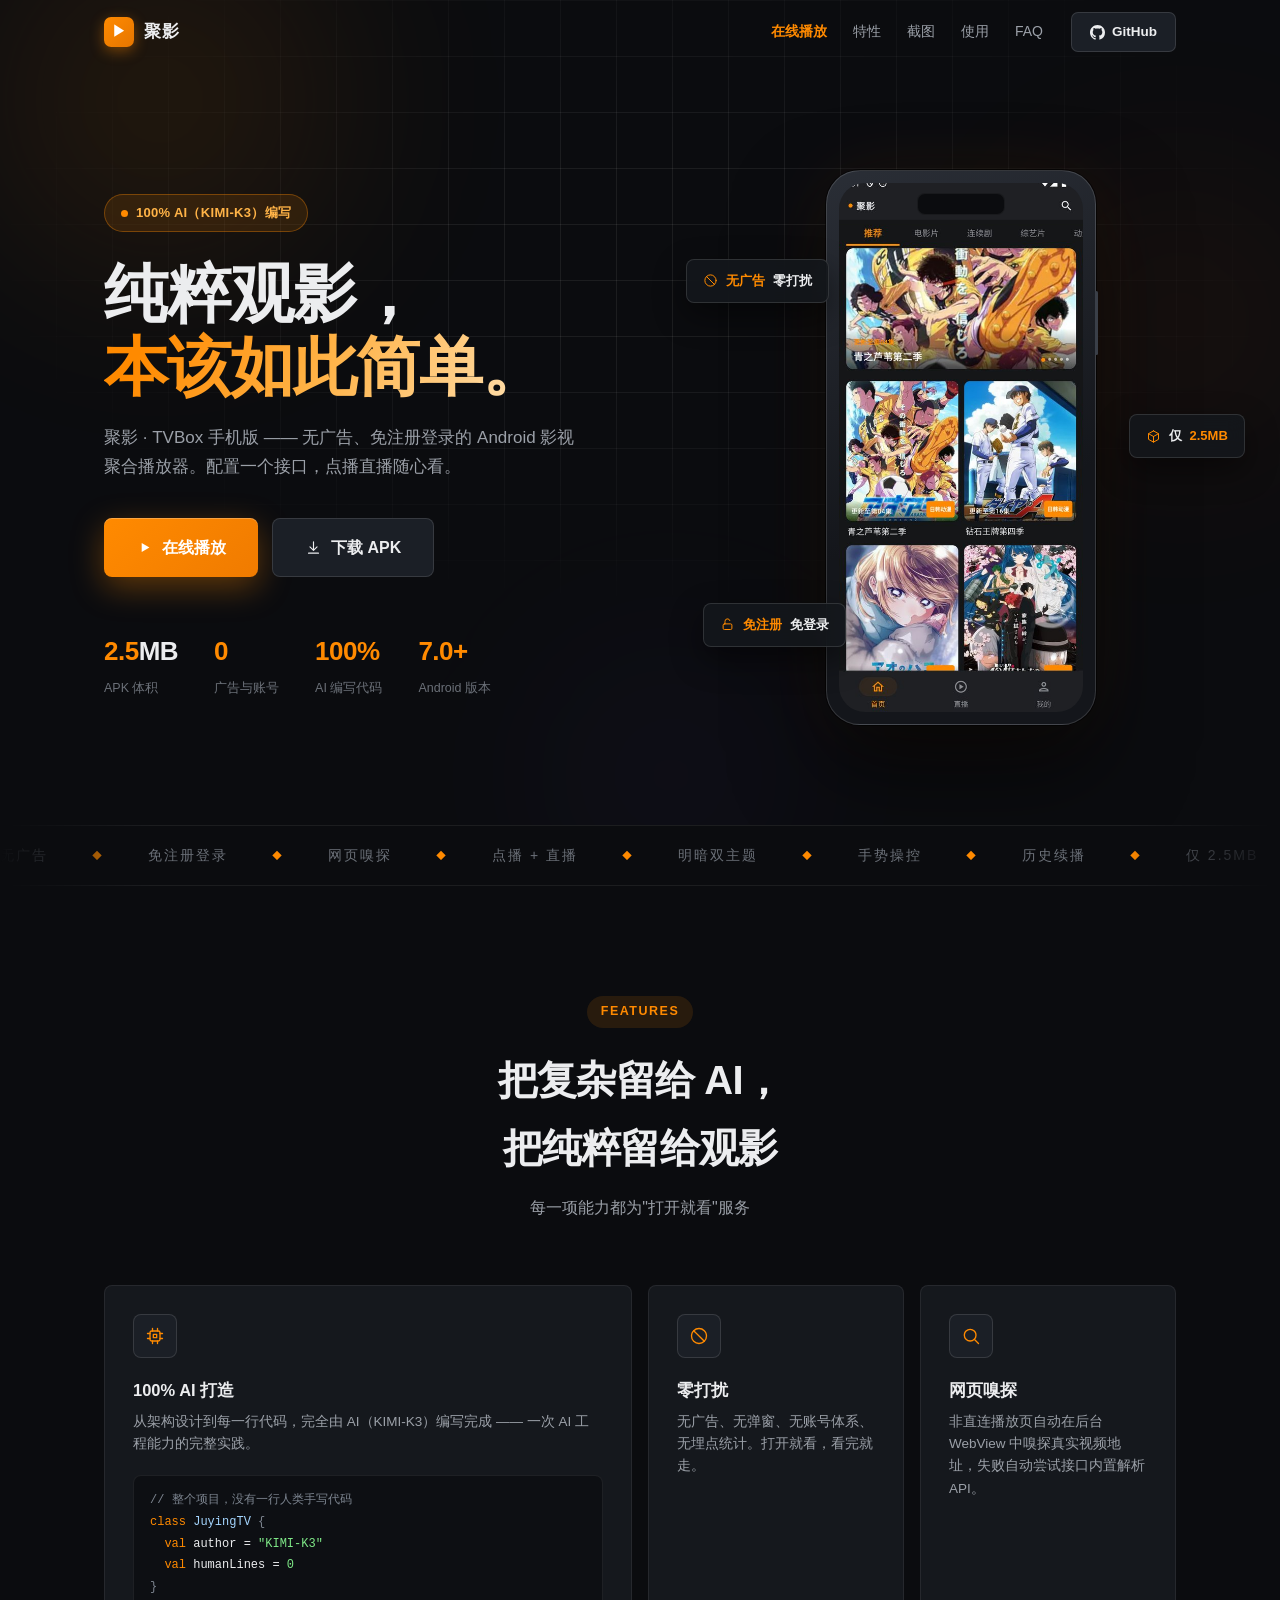
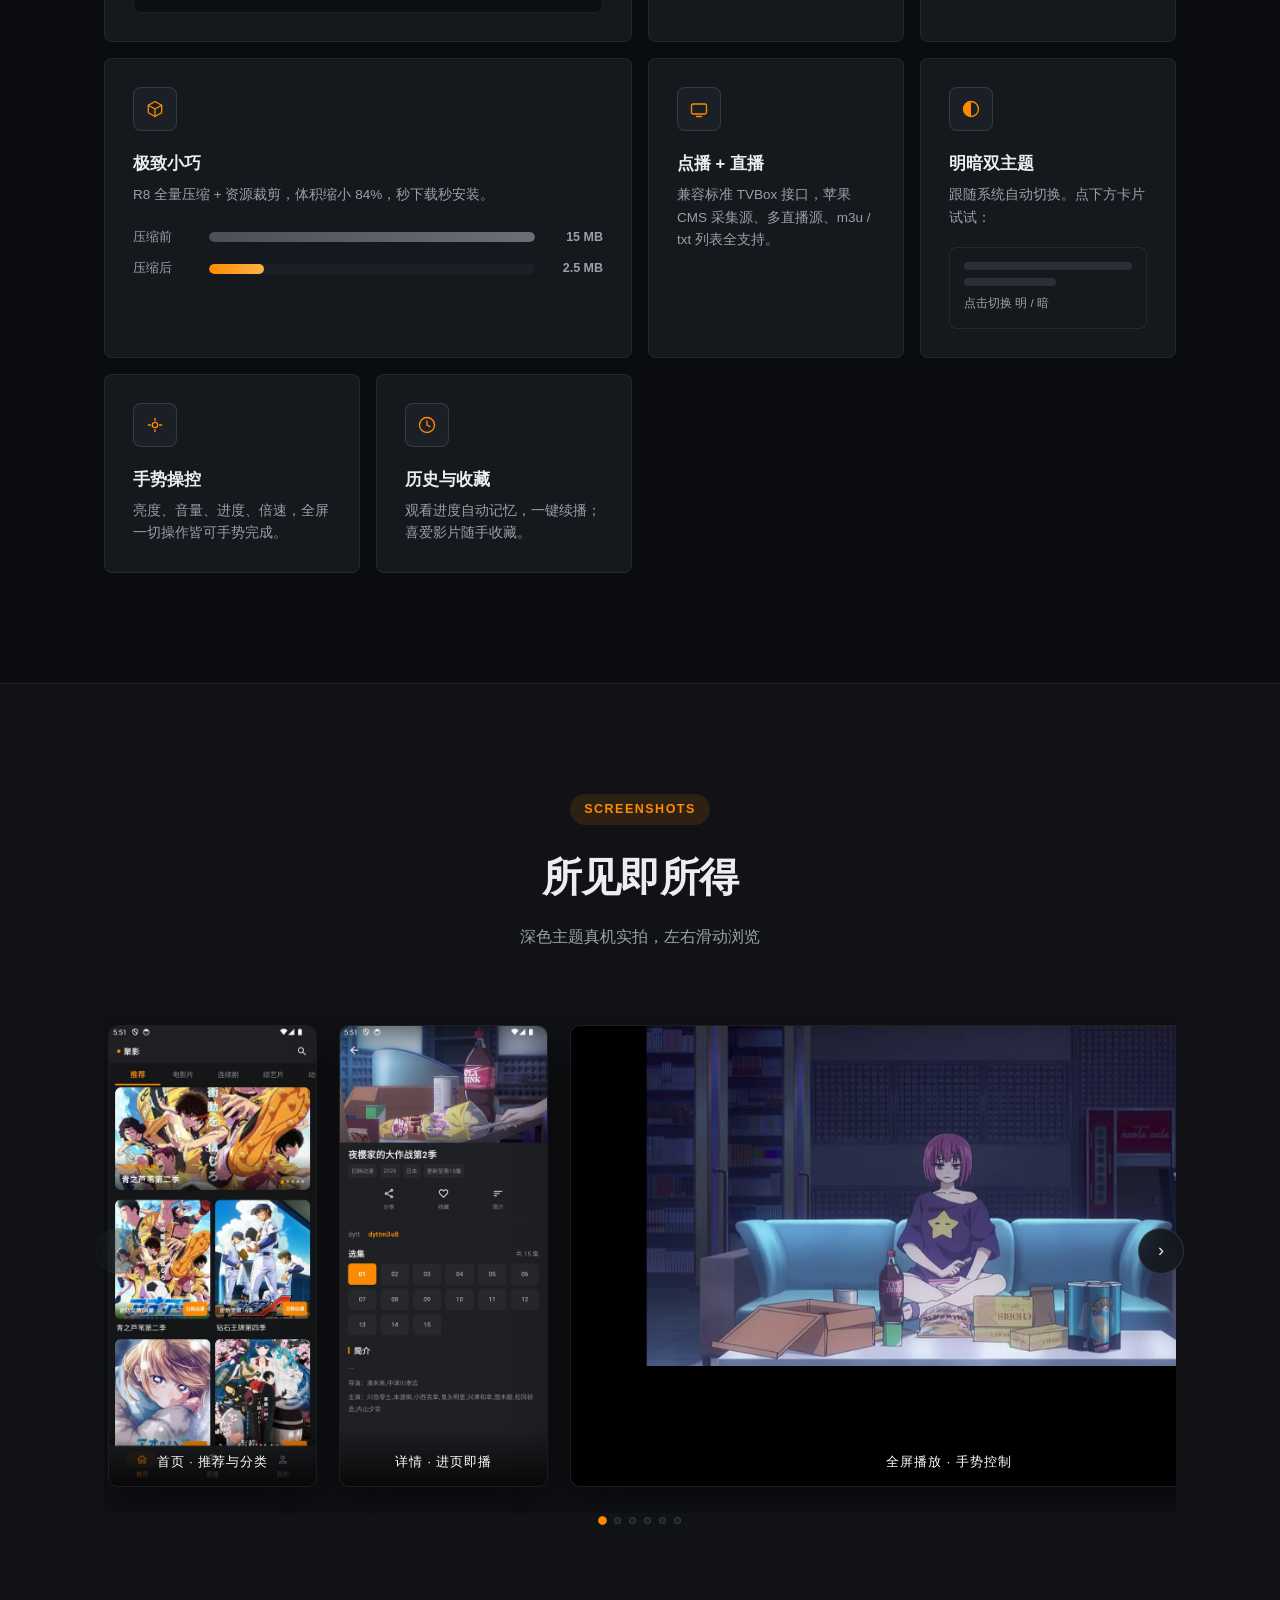
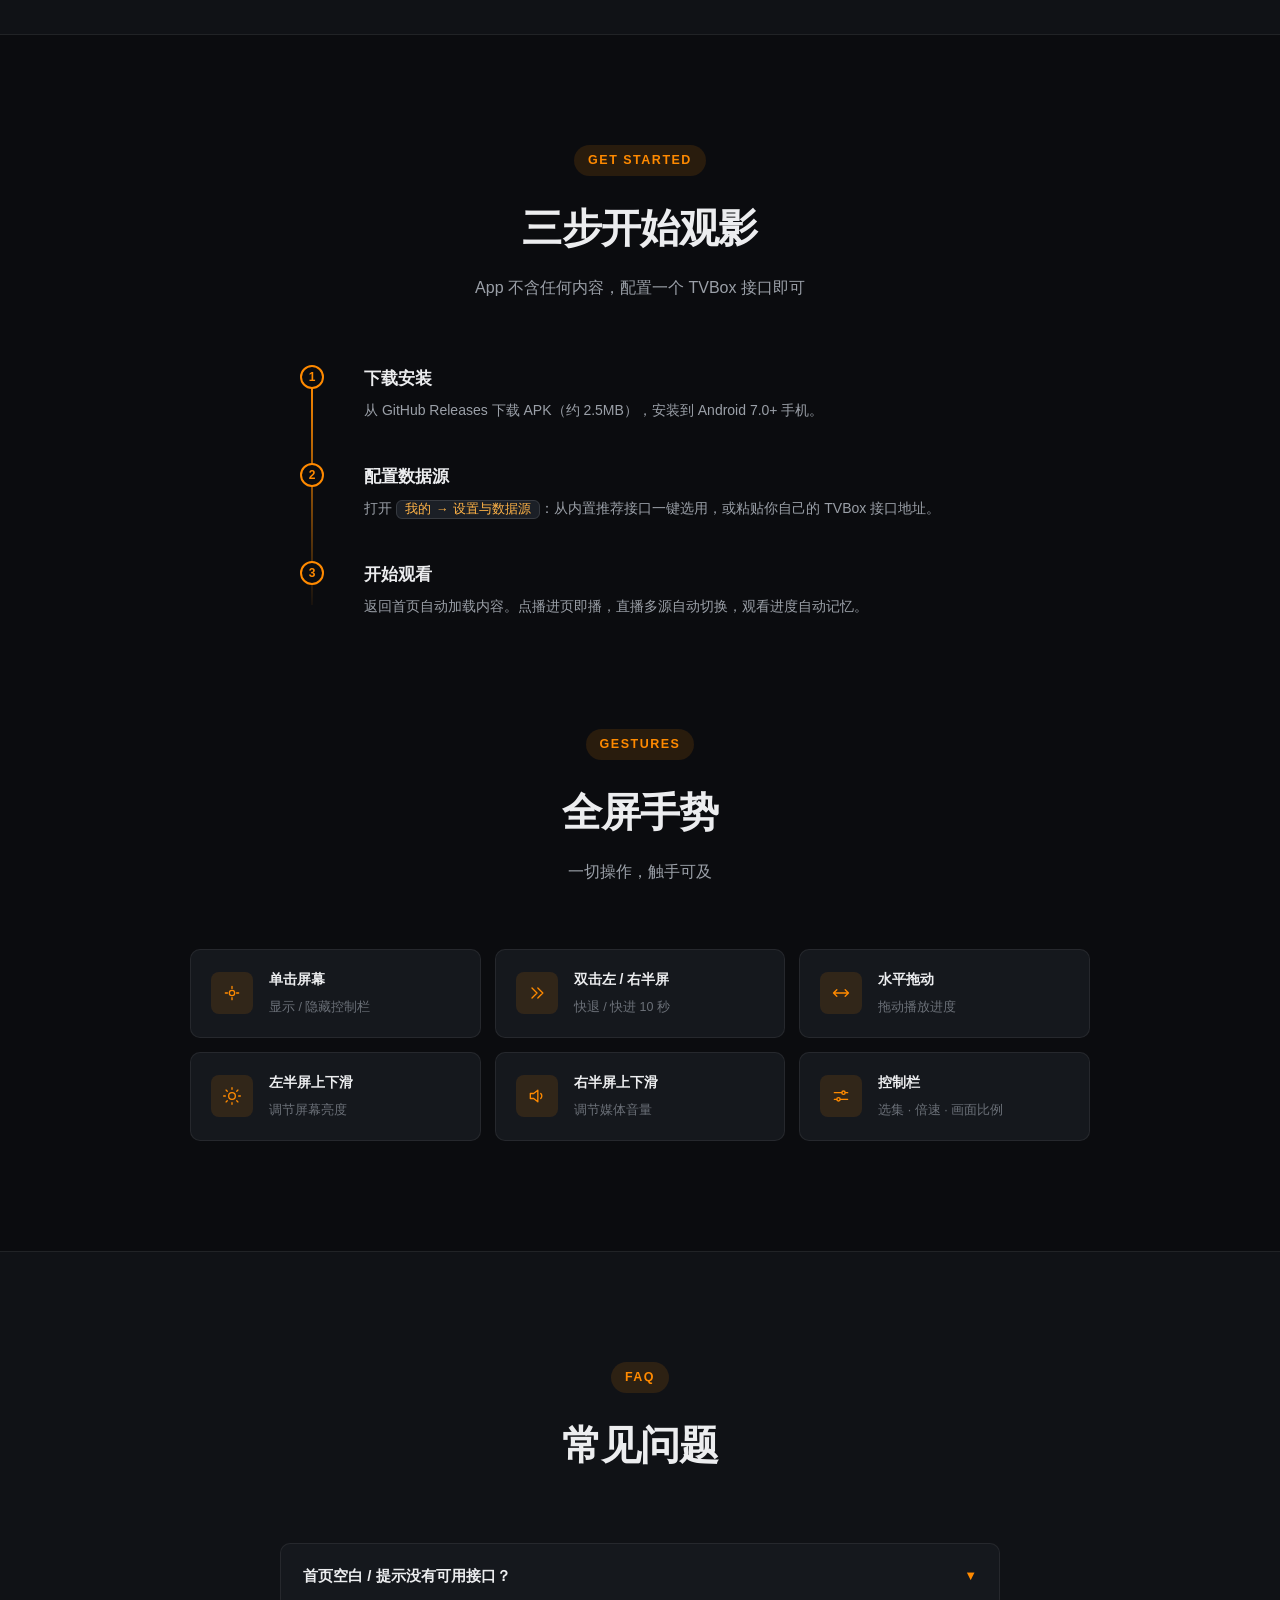
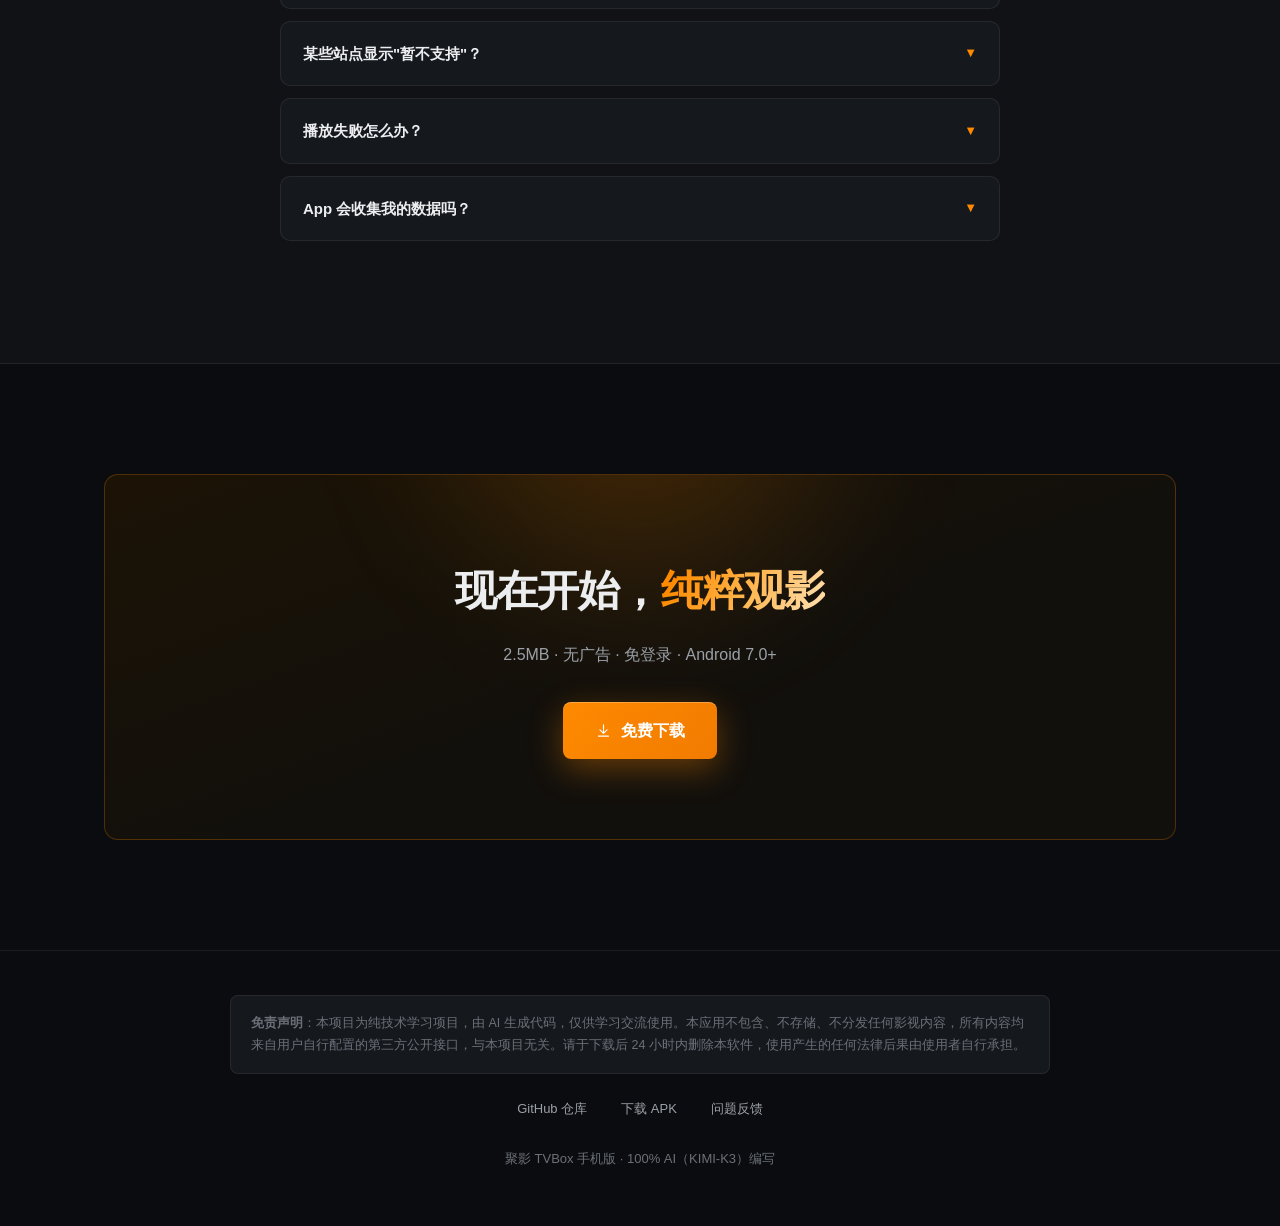
<file: docs/about.html>
<!DOCTYPE html>
<html lang="zh-CN">
<head>
<meta charset="UTF-8">
<meta name="viewport" content="width=device-width, initial-scale=1.0">
<title>聚影 — 纯粹观影，本该如此简单</title>
<meta name="description" content="聚影：100% AI(KIMI-K3) 编写的 Android 影视聚合播放器。无广告、免注册登录，APK 仅 2.5MB。">
<style>
:root{
  --bg:#0B0C0F; --bg2:#101216; --card:#15181D; --card2:#1B1F26;
  --line:rgba(255,255,255,.07); --line2:rgba(255,255,255,.12);
  --text:#ECEDEF; --text2:#9BA0A8; --text3:#6B7078;
  --accent:#FF8A00; --accent2:#FFB347; --accent-dim:rgba(255,138,0,.12);
}
*{margin:0;padding:0;box-sizing:border-box}
html{scroll-behavior:smooth}
body{
  font-family:-apple-system,BlinkMacSystemFont,"PingFang SC","HarmonyOS Sans SC","Microsoft YaHei",sans-serif;
  background:var(--bg);color:var(--text);line-height:1.7;overflow-x:hidden;
  -webkit-font-smoothing:antialiased;
}
a{color:inherit;text-decoration:none}
.wrap{max-width:1120px;margin:0 auto;padding:0 24px}
::selection{background:rgba(255,138,0,.3)}

/* ---------- 滚动显现 ---------- */
.rv{opacity:0;transform:translateY(28px);transition:opacity .7s cubic-bezier(.2,.6,.2,1),transform .7s cubic-bezier(.2,.6,.2,1)}
.rv.in{opacity:1;transform:none}
.rv-d1{transition-delay:.08s}.rv-d2{transition-delay:.16s}.rv-d3{transition-delay:.24s}.rv-d4{transition-delay:.32s}

/* ---------- 导航 ---------- */
nav{
  position:fixed;top:0;left:0;right:0;z-index:100;
  transition:background .3s,border-color .3s,backdrop-filter .3s;
  border-bottom:1px solid transparent;
}
nav.scrolled{background:rgba(11,12,15,.72);backdrop-filter:blur(18px);-webkit-backdrop-filter:blur(18px);border-bottom-color:var(--line)}
.nav-in{max-width:1120px;margin:0 auto;padding:0 24px;height:64px;display:flex;align-items:center;gap:28px}
.logo{display:flex;align-items:center;gap:10px;font-weight:700;font-size:17px;letter-spacing:.5px}
.logo-mark{
  width:30px;height:30px;border-radius:7px;display:flex;align-items:center;justify-content:center;
  background:linear-gradient(135deg,var(--accent),#E67600);font-size:14px;color:#fff;
  box-shadow:0 4px 14px rgba(255,138,0,.4);
}
.nav-links{display:flex;gap:26px;margin-left:auto;font-size:14px;color:var(--text2)}
.nav-links a{transition:color .2s;position:relative}
.nav-links a:hover{color:var(--text)}
.nav-cta{
  padding:8px 18px;border-radius:7px;font-size:13.5px;font-weight:600;
  background:var(--card2);border:1px solid var(--line2);transition:all .2s;
  display:flex;align-items:center;gap:7px;
}
.nav-cta:hover{border-color:var(--accent);color:var(--accent)}
@media(max-width:720px){.nav-links{display:none}}

/* ---------- Hero ---------- */
.hero{position:relative;padding:170px 0 100px;overflow:hidden}
.hero-bg{position:absolute;inset:0;pointer-events:none}
.orb{position:absolute;border-radius:50%;filter:blur(90px);opacity:.5;animation:drift 14s ease-in-out infinite alternate}
.orb1{width:560px;height:560px;background:radial-gradient(circle,rgba(255,138,0,.28),transparent 65%);top:-180px;left:-120px}
.orb2{width:480px;height:480px;background:radial-gradient(circle,rgba(255,90,0,.16),transparent 65%);top:10%;right:-140px;animation-delay:-5s}
.orb3{width:420px;height:420px;background:radial-gradient(circle,rgba(120,80,255,.12),transparent 65%);bottom:-160px;left:36%;animation-delay:-9s}
@keyframes drift{from{transform:translate(0,0) scale(1)}to{transform:translate(40px,30px) scale(1.08)}}
.grid-bg{
  position:absolute;inset:0;
  background-image:linear-gradient(var(--line) 1px,transparent 1px),linear-gradient(90deg,var(--line) 1px,transparent 1px);
  background-size:56px 56px;
  mask-image:radial-gradient(ellipse 70% 60% at 50% 30%,#000 20%,transparent 75%);
  -webkit-mask-image:radial-gradient(ellipse 70% 60% at 50% 30%,#000 20%,transparent 75%);
}
.hero-in{position:relative;display:grid;grid-template-columns:1.15fr .85fr;gap:60px;align-items:center}
@media(max-width:900px){.hero-in{grid-template-columns:1fr;text-align:center}.hero-visual{margin:40px auto 0}}
.pill{
  display:inline-flex;align-items:center;gap:8px;padding:7px 16px;border-radius:999px;
  background:var(--accent-dim);border:1px solid rgba(255,138,0,.35);color:var(--accent2);
  font-size:13px;font-weight:600;letter-spacing:.3px;
}
.pill .dot{width:7px;height:7px;border-radius:50%;background:var(--accent);animation:pulse 2s infinite}
@keyframes pulse{0%,100%{opacity:1;transform:scale(1)}50%{opacity:.5;transform:scale(.8)}}
.hero h1{
  font-size:clamp(40px,6vw,64px);line-height:1.14;letter-spacing:-1px;font-weight:800;
  margin:26px 0 20px;
}
.grad-text{
  background:linear-gradient(120deg,var(--accent) 10%,var(--accent2) 50%,#FFD9A0 90%);
  -webkit-background-clip:text;background-clip:text;-webkit-text-fill-color:transparent;
}
.hero .sub{color:var(--text2);font-size:17px;max-width:480px;margin-bottom:36px}
@media(max-width:900px){.hero .sub{margin-left:auto;margin-right:auto}}
.cta-row{display:flex;gap:14px;flex-wrap:wrap}
@media(max-width:900px){.cta-row{justify-content:center}}
.btn{
  display:inline-flex;align-items:center;gap:9px;padding:15px 32px;border-radius:8px;
  font-size:16px;font-weight:700;transition:transform .18s,box-shadow .18s;cursor:pointer;border:none;
}
.btn-p{
  background:linear-gradient(135deg,var(--accent),#F07B00);color:#fff;
  box-shadow:0 10px 32px rgba(255,138,0,.35),inset 0 1px 0 rgba(255,255,255,.25);
}
.btn-p:hover{transform:translateY(-2px);box-shadow:0 16px 44px rgba(255,138,0,.45)}
.btn-g{background:var(--card2);border:1px solid var(--line2);color:var(--text)}
.btn-g:hover{border-color:var(--accent);transform:translateY(-2px)}
.hero-stats{display:flex;gap:36px;margin-top:52px;flex-wrap:wrap}
@media(max-width:900px){.hero-stats{justify-content:center}}
.stat b{display:block;font-size:26px;font-weight:800;letter-spacing:-.5px}
.stat b em{font-style:normal;color:var(--accent)}
.stat span{color:var(--text3);font-size:12.5px}

/* 手机模型 */
.hero-visual{position:relative;display:flex;justify-content:center;perspective:1200px}
.phone{
  position:relative;width:270px;border-radius:34px;padding:12px;
  background:linear-gradient(160deg,#2A2E36,#14161B 60%);
  border:1px solid rgba(255,255,255,.14);
  box-shadow:0 40px 90px rgba(0,0,0,.6),0 0 0 1px rgba(0,0,0,.6),0 0 80px rgba(255,138,0,.08);
  transition:transform .25s ease-out;transform-style:preserve-3d;will-change:transform;
}
.phone::before{ /* 侧边按键 */
  content:"";position:absolute;right:-2.5px;top:120px;width:3px;height:64px;border-radius:2px;background:#3A3F48;
}
.phone-notch{
  position:absolute;top:22px;left:50%;transform:translateX(-50%);
  width:88px;height:22px;border-radius:8px;background:#0B0C0F;z-index:3;
  border:1px solid rgba(255,255,255,.06);
}
.phone-screen{border-radius:26px;overflow:hidden;display:block;width:100%;aspect-ratio:9/19.5;object-fit:cover;background:#000}
.chip{
  position:absolute;padding:10px 16px;border-radius:8px;font-size:13px;font-weight:600;
  background:rgba(21,24,29,.85);border:1px solid var(--line2);backdrop-filter:blur(10px);
  box-shadow:0 12px 32px rgba(0,0,0,.45);white-space:nowrap;z-index:4;
  animation:float 5s ease-in-out infinite;
}
.chip b{color:var(--accent)}
.chip1{top:16%;left:-14%;animation-delay:-1s}
.chip2{top:44%;right:-16%;animation-delay:-2.6s}
.chip3{bottom:14%;left:-10%;animation-delay:-4s}
@keyframes float{0%,100%{transform:translateY(0)}50%{transform:translateY(-12px)}}
@media(max-width:900px){.chip1{left:-4%}.chip2{right:-4%}.chip3{left:0}}

/* ---------- 跑马灯 ---------- */
.marquee{
  border-top:1px solid var(--line);border-bottom:1px solid var(--line);
  padding:18px 0;overflow:hidden;position:relative;
  mask-image:linear-gradient(90deg,transparent,#000 12%,#000 88%,transparent);
  -webkit-mask-image:linear-gradient(90deg,transparent,#000 12%,#000 88%,transparent);
}
.mq-track{display:flex;gap:44px;width:max-content;animation:mq 26s linear infinite}
.marquee:hover .mq-track{animation-play-state:paused}
.mq-track span{color:var(--text3);font-size:14px;letter-spacing:2px;white-space:nowrap;display:flex;align-items:center;gap:44px}
.mq-track i{color:var(--accent);font-style:normal;font-size:10px}
@keyframes mq{to{transform:translateX(-50%)}}

/* ---------- 通用 section ---------- */
section{padding:110px 0;position:relative}
.sec-head{text-align:center;max-width:640px;margin:0 auto 64px}
.sec-tag{
  display:inline-block;padding:5px 14px;border-radius:999px;font-size:12.5px;font-weight:600;
  letter-spacing:1.5px;color:var(--accent);background:var(--accent-dim);margin-bottom:18px;
}
.sec-head h2{font-size:clamp(28px,4vw,40px);letter-spacing:-.8px;font-weight:800}
.sec-head p{color:var(--text2);margin-top:12px}
</style>
<style>
/* ---------- Bento 特性 ---------- */
.bento{display:grid;grid-template-columns:repeat(4,1fr);gap:16px}
@media(max-width:900px){.bento{grid-template-columns:repeat(2,1fr)}}
@media(max-width:560px){.bento{grid-template-columns:1fr}}
.bcard{
  position:relative;background:var(--card);border:1px solid var(--line);border-radius:8px;
  padding:28px;overflow:hidden;transition:border-color .3s,transform .3s;
}
.bcard:hover{border-color:rgba(255,138,0,.35);transform:translateY(-3px)}
.bcard::before{ /* 鼠标聚光 */
  content:"";position:absolute;inset:0;opacity:0;transition:opacity .3s;pointer-events:none;
  background:radial-gradient(480px circle at var(--mx,50%) var(--my,50%),rgba(255,138,0,.09),transparent 45%);
}
.bcard:hover::before{opacity:1}
.b-lg{grid-column:span 2;grid-row:span 1}
.b-ic{
  width:44px;height:44px;border-radius:8px;display:flex;align-items:center;justify-content:center;
  font-size:21px;background:var(--card2);border:1px solid var(--line2);margin-bottom:18px;
}
.bcard h3{font-size:16.5px;margin-bottom:7px;font-weight:700}
.bcard p{color:var(--text2);font-size:13.5px;line-height:1.65}
.code-deco{
  margin-top:20px;background:#0D0F13;border:1px solid var(--line);border-radius:8px;
  padding:14px 16px;font-family:"SF Mono",Menlo,monospace;font-size:12px;line-height:1.8;overflow:hidden;
}
.code-deco .c1{color:#7D8590}.code-deco .c2{color:#FF8A00}.code-deco .c3{color:#A5D6FF}.code-deco .c4{color:#7EE787}
/* 体积对比条 */
.sizeviz{margin-top:20px}
.sizebar{display:flex;align-items:center;gap:12px;margin-bottom:10px;font-size:12.5px;color:var(--text2)}
.sizebar .lbl{width:64px;flex:none}
.sizebar .track{flex:1;height:10px;border-radius:6px;background:var(--card2);overflow:hidden}
.sizebar .fill{height:100%;border-radius:6px;width:0;transition:width 1.2s cubic-bezier(.2,.6,.2,1) .2s}
.fill.old{background:linear-gradient(90deg,#4A4F58,#6B7078)}
.fill.new{background:linear-gradient(90deg,var(--accent),var(--accent2))}
.sizebar b{width:56px;text-align:right;flex:none}
/* 主题切换小演示 */
.theme-demo{
  margin-top:18px;border-radius:8px;border:1px solid var(--line);padding:14px;
  transition:background .4s,color .4s;cursor:pointer;user-select:none;
}
.theme-demo .td-bar{height:8px;border-radius:4px;margin-bottom:8px;transition:background .4s}
.theme-demo .td-bar.short{width:55%}
.theme-demo .td-tag{font-size:11.5px;opacity:.65;margin-top:6px;display:block}

/* ---------- 截图轮播 ---------- */
.shot-sec{background:var(--bg2);border-top:1px solid var(--line);border-bottom:1px solid var(--line)}
.carousel{position:relative}
.car-track{
  display:flex;gap:22px;overflow-x:auto;scroll-snap-type:x mandatory;padding:10px 4px 26px;
  scrollbar-width:none;-ms-overflow-style:none;
}
.car-track::-webkit-scrollbar{display:none}
.shot{
  flex:0 0 auto;scroll-snap-align:center;border-radius:10px;overflow:hidden;
  border:1px solid var(--line2);background:#000;position:relative;
  box-shadow:0 20px 50px rgba(0,0,0,.5);transition:transform .3s,border-color .3s;
}
.shot:hover{transform:translateY(-6px);border-color:rgba(255,138,0,.4)}
.shot img{display:block;height:460px;width:auto}
.shot.wide img{height:340px}
.shot .cap{
  position:absolute;left:0;right:0;bottom:0;padding:26px 16px 12px;font-size:12.5px;color:#fff;
  background:linear-gradient(transparent,rgba(0,0,0,.75));text-align:center;letter-spacing:1px;
}
.car-btn{
  position:absolute;top:42%;width:46px;height:46px;border-radius:50%;z-index:5;
  background:rgba(21,24,29,.9);border:1px solid var(--line2);color:var(--text);font-size:18px;
  cursor:pointer;display:flex;align-items:center;justify-content:center;transition:all .2s;
  backdrop-filter:blur(8px);
}
.car-btn:hover{border-color:var(--accent);color:var(--accent);transform:scale(1.08)}
.car-prev{left:-8px}.car-next{right:-8px}
.car-dots{display:flex;gap:8px;justify-content:center;margin-top:4px}
.car-dots i{width:7px;height:7px;border-radius:50%;background:var(--card2);border:1px solid var(--line2);cursor:pointer;transition:all .25s}
.car-dots i.on{background:var(--accent);border-color:var(--accent);transform:scale(1.25)}

/* ---------- 步骤时间线 ---------- */
.steps{max-width:680px;margin:0 auto;position:relative;padding-left:34px}
.steps::before{
  content:"";position:absolute;left:11px;top:14px;bottom:14px;width:2px;
  background:linear-gradient(var(--accent),rgba(255,138,0,.05));
}
.step{position:relative;padding:0 0 40px 30px}
.step:last-child{padding-bottom:0}
.step .n{
  position:absolute;left:-34px;top:0;width:24px;height:24px;border-radius:50%;
  background:var(--bg);border:2px solid var(--accent);display:flex;align-items:center;justify-content:center;
  font-size:12px;font-weight:800;color:var(--accent);
}
.step h3{font-size:17px;margin-bottom:5px}
.step p{color:var(--text2);font-size:14px}
.step code{
  background:var(--card2);border:1px solid var(--line2);border-radius:6px;
  padding:1.5px 8px;font-size:12.5px;color:var(--accent2);font-family:"SF Mono",Menlo,monospace;
}

/* ---------- 手势 ---------- */
.gestures{display:grid;grid-template-columns:repeat(auto-fit,minmax(220px,1fr));gap:14px;max-width:900px;margin:0 auto}
.gest{
  display:flex;align-items:center;gap:16px;background:var(--card);border:1px solid var(--line);
  border-radius:10px;padding:18px 20px;transition:all .25s;
}
.gest:hover{border-color:rgba(255,138,0,.35);transform:translateY(-2px)}
.gest .gi{
  width:42px;height:42px;flex:none;border-radius:8px;display:flex;align-items:center;justify-content:center;
  background:var(--accent-dim);font-size:19px;
}
.gest b{display:block;font-size:14px}
.gest span{color:var(--text3);font-size:12.5px}

/* ---------- FAQ ---------- */
.faq{max-width:720px;margin:0 auto}
.faq details{
  background:var(--card);border:1px solid var(--line);border-radius:10px;margin-bottom:12px;
  overflow:hidden;transition:border-color .25s;
}
.faq details[open]{border-color:rgba(255,138,0,.35)}
.faq summary{
  list-style:none;cursor:pointer;padding:19px 22px;font-weight:600;font-size:15px;
  display:flex;align-items:center;justify-content:space-between;gap:12px;
}
.faq summary::-webkit-details-marker{display:none}
.faq summary .arr{transition:transform .3s;color:var(--accent);font-size:13px;flex:none}
.faq details[open] summary .arr{transform:rotate(180deg)}
.faq .fa-body{padding:0 22px 20px;color:var(--text2);font-size:14px}

/* ---------- CTA ---------- */
.cta-banner{
  position:relative;text-align:center;border-radius:14px;padding:80px 30px;overflow:hidden;
  background:linear-gradient(160deg,#1C1305,#12100C 55%);
  border:1px solid rgba(255,138,0,.25);
}
.cta-banner::before{
  content:"";position:absolute;width:600px;height:600px;border-radius:50%;top:-380px;left:50%;
  transform:translateX(-50%);background:radial-gradient(circle,rgba(255,138,0,.22),transparent 65%);
  filter:blur(50px);pointer-events:none;
}
.cta-banner h2{font-size:clamp(28px,4vw,42px);letter-spacing:-.8px;margin-bottom:14px;position:relative}
.cta-banner p{color:var(--text2);margin-bottom:34px;position:relative}

/* ---------- 页脚 ---------- */
footer{border-top:1px solid var(--line);padding:44px 0 56px;color:var(--text3);font-size:13px}
.foot-grid{display:flex;justify-content:space-between;gap:30px;flex-wrap:wrap;margin-bottom:28px}
.foot-grid a{color:var(--text2);transition:color .2s}
.foot-grid a:hover{color:var(--accent)}
.disclaimer{
  background:var(--card);border:1px solid var(--line);border-radius:8px;
  padding:16px 20px;font-size:12.5px;line-height:1.8;max-width:820px;margin:0 auto 24px;
}
.foot-bottom{text-align:center}
svg.ic{width:20px;height:20px;fill:none;stroke:currentColor;stroke-width:1.6;stroke-linecap:round;stroke-linejoin:round;flex:none}
.b-ic{color:var(--accent)}
.gi{color:var(--accent)}
.chip{display:flex;align-items:center;gap:8px}
.chip svg.ic{width:15px;height:15px;color:var(--accent)}
.btn svg.ic{width:17px;height:17px}
</style>
</head>
<body>

<nav id="nav">
  <div class="nav-in">
    <a class="logo" href="#top"><span class="logo-mark">▶</span>聚影</a>
    <div class="nav-links">
      <a href="./" style="color:var(--accent);font-weight:600">在线播放</a>
      <a href="#features">特性</a>
      <a href="#shots">截图</a>
      <a href="#guide">使用</a>
      <a href="#faq">FAQ</a>
    </div>
    <a class="nav-cta" href="https://github.com/csuhan/tvbox" target="_blank" rel="noopener">
      <svg width="15" height="15" viewBox="0 0 16 16" fill="currentColor"><path d="M8 0C3.58 0 0 3.58 0 8c0 3.54 2.29 6.53 5.47 7.59.4.07.55-.17.55-.38 0-.19-.01-.82-.01-1.49-2.01.37-2.53-.49-2.69-.94-.09-.23-.48-.94-.82-1.13-.28-.15-.68-.52-.01-.53.63-.01 1.08.58 1.23.82.72 1.21 1.87.87 2.33.66.07-.52.28-.87.51-1.07-1.78-.2-3.64-.89-3.64-3.95 0-.87.31-1.59.82-2.15-.08-.2-.36-1.02.08-2.12 0 0 .67-.21 2.2.82.64-.18 1.32-.27 2-.27s1.36.09 2 .27c1.53-1.04 2.2-.82 2.2-.82.44 1.1.16 1.92.08 2.12.51.56.82 1.27.82 2.15 0 3.07-1.87 3.75-3.65 3.95.29.25.54.73.54 1.48 0 1.07-.01 1.93-.01 2.2 0 .21.15.46.55.38A8.01 8.01 0 0 0 16 8c0-4.42-3.58-8-8-8z"/></svg>
      GitHub
    </a>
  </div>
</nav>

<header class="hero" id="top">
  <div class="hero-bg">
    <div class="orb orb1"></div><div class="orb orb2"></div><div class="orb orb3"></div>
    <div class="grid-bg"></div>
  </div>
  <div class="wrap hero-in">
    <div>
      <span class="pill rv in"><span class="dot"></span>100% AI（KIMI-K3）编写</span>
      <h1 class="rv in rv-d1">纯粹观影，<br><span class="grad-text">本该如此简单。</span></h1>
      <p class="sub rv in rv-d2">聚影 · TVBox 手机版 —— 无广告、免注册登录的 Android 影视聚合播放器。配置一个接口，点播直播随心看。</p>
      <div class="cta-row rv in rv-d3">
        <a class="btn btn-p" href="./"><svg class="ic" viewBox="0 0 24 24"><path d="M8 5.5v13l11-6.5-11-6.5z" fill="currentColor" stroke="none"/></svg>在线播放</a>
        <a class="btn btn-g" href="https://github.com/csuhan/tvbox/releases/latest" target="_blank" rel="noopener"><svg class="ic" viewBox="0 0 24 24"><path d="M12 4v11M7 11l5 5 5-5M5 20h14"/></svg>下载 APK</a>
      </div>
      <div class="hero-stats rv in rv-d4">
        <div class="stat"><b><em>2.5</em>MB</b><span>APK 体积</span></div>
        <div class="stat"><b><em>0</em></b><span>广告与账号</span></div>
        <div class="stat"><b><em>100%</em></b><span>AI 编写代码</span></div>
        <div class="stat"><b><em>7.0+</em></b><span>Android 版本</span></div>
      </div>
    </div>
    <div class="hero-visual rv in rv-d2">
      <div class="phone" id="phoneTilt">
        <div class="phone-notch"></div>
        <img class="phone-screen" src="screenshots/01-home.jpg" alt="聚影首页">
      </div>
      <div class="chip chip1"><svg class="ic" viewBox="0 0 24 24"><circle cx="12" cy="12" r="9"/><line x1="5.6" y1="5.6" x2="18.4" y2="18.4"/></svg><b>无广告</b> 零打扰</div>
      <div class="chip chip2"><svg class="ic" viewBox="0 0 24 24"><path d="M12 3l8 4.5v9L12 21l-8-4.5v-9L12 3z"/><path d="M12 12l8-4.5M12 12v9M12 12L4 7.5"/></svg>仅 <b>2.5MB</b></div>
      <div class="chip chip3"><svg class="ic" viewBox="0 0 24 24"><rect x="5" y="11" width="14" height="9" rx="2"/><path d="M8 11V7a4 4 0 0 1 7.8-1.3"/></svg><b>免注册</b> 免登录</div>
    </div>
  </div>
</header>

<div class="marquee">
  <div class="mq-track" id="mqTrack">
    <span>无广告 <i>◆</i> 免注册登录 <i>◆</i> 网页嗅探 <i>◆</i> 点播 + 直播 <i>◆</i> 明暗双主题 <i>◆</i> 手势操控 <i>◆</i> 历史续播 <i>◆</i> 仅 2.5MB <i>◆</i></span>
  </div>
</div>

<section id="features">
  <div class="wrap">
    <div class="sec-head rv">
      <span class="sec-tag">FEATURES</span>
      <h2>把复杂留给 AI，<br>把纯粹留给观影</h2>
      <p>每一项能力都为"打开就看"服务</p>
    </div>
    <div class="bento">
      <div class="bcard b-lg rv">
        <div class="b-ic"><svg class="ic" viewBox="0 0 24 24"><rect x="6" y="6" width="12" height="12" rx="2"/><rect x="10" y="10" width="4" height="4"/><path d="M9 3v3M15 3v3M9 18v3M15 18v3M3 9h3M3 15h3M18 9h3M18 15h3"/></svg></div>
        <h3>100% AI 打造</h3>
        <p>从架构设计到每一行代码，完全由 AI（KIMI-K3）编写完成 —— 一次 AI 工程能力的完整实践。</p>
        <div class="code-deco">
          <span class="c1">// 整个项目，没有一行人类手写代码</span><br>
          <span class="c2">class</span> <span class="c3">JuyingTV</span> <span class="c1">{</span><br>
          &nbsp;&nbsp;<span class="c2">val</span> author = <span class="c4">"KIMI-K3"</span><br>
          &nbsp;&nbsp;<span class="c2">val</span> humanLines = <span class="c4">0</span><br>
          <span class="c1">}</span>
        </div>
      </div>
      <div class="bcard rv rv-d1">
        <div class="b-ic"><svg class="ic" viewBox="0 0 24 24"><circle cx="12" cy="12" r="9"/><line x1="5.6" y1="5.6" x2="18.4" y2="18.4"/></svg></div>
        <h3>零打扰</h3>
        <p>无广告、无弹窗、无账号体系、无埋点统计。打开就看，看完就走。</p>
      </div>
      <div class="bcard rv rv-d2">
        <div class="b-ic"><svg class="ic" viewBox="0 0 24 24"><circle cx="11" cy="11" r="7"/><line x1="16.5" y1="16.5" x2="21" y2="21"/></svg></div>
        <h3>网页嗅探</h3>
        <p>非直连播放页自动在后台 WebView 中嗅探真实视频地址，失败自动尝试接口内置解析 API。</p>
      </div>
      <div class="bcard b-lg rv" id="sizeCard">
        <div class="b-ic"><svg class="ic" viewBox="0 0 24 24"><path d="M12 3l8 4.5v9L12 21l-8-4.5v-9L12 3z"/><path d="M12 12l8-4.5M12 12v9M12 12L4 7.5"/></svg></div>
        <h3>极致小巧</h3>
        <p>R8 全量压缩 + 资源裁剪，体积缩小 84%，秒下载秒安装。</p>
        <div class="sizeviz">
          <div class="sizebar"><span class="lbl">压缩前</span><div class="track"><div class="fill old" data-w="100%"></div></div><b>15 MB</b></div>
          <div class="sizebar"><span class="lbl">压缩后</span><div class="track"><div class="fill new" data-w="17%"></div></div><b>2.5 MB</b></div>
        </div>
      </div>
      <div class="bcard rv rv-d1">
        <div class="b-ic"><svg class="ic" viewBox="0 0 24 24"><rect x="3" y="6" width="18" height="12" rx="2"/><path d="M9 21h6"/></svg></div>
        <h3>点播 + 直播</h3>
        <p>兼容标准 TVBox 接口，苹果CMS 采集源、多直播源、m3u / txt 列表全支持。</p>
      </div>
      <div class="bcard rv rv-d2">
        <div class="b-ic"><svg class="ic" viewBox="0 0 24 24"><circle cx="12" cy="12" r="9"/><path d="M12 3a9 9 0 0 0 0 18z" fill="currentColor" stroke="none"/></svg></div>
        <h3>明暗双主题</h3>
        <p>跟随系统自动切换。点下方卡片试试：</p>
        <div class="theme-demo" id="themeDemo">
          <div class="td-bar"></div>
          <div class="td-bar short"></div>
          <span class="td-tag">点击切换 明 / 暗</span>
        </div>
      </div>
      <div class="bcard rv rv-d1">
        <div class="b-ic"><svg class="ic" viewBox="0 0 24 24"><circle cx="12" cy="12" r="3.2"/><path d="M12 4v2.5M12 17.5V20M4 12h2.5M17.5 12H20"/></svg></div>
        <h3>手势操控</h3>
        <p>亮度、音量、进度、倍速，全屏一切操作皆可手势完成。</p>
      </div>
      <div class="bcard rv rv-d2">
        <div class="b-ic"><svg class="ic" viewBox="0 0 24 24"><circle cx="12" cy="12" r="9"/><path d="M12 7v5l3.5 2"/></svg></div>
        <h3>历史与收藏</h3>
        <p>观看进度自动记忆，一键续播；喜爱影片随手收藏。</p>
      </div>
    </div>
  </div>
</section>

<section class="shot-sec" id="shots">
  <div class="wrap">
    <div class="sec-head rv">
      <span class="sec-tag">SCREENSHOTS</span>
      <h2>所见即所得</h2>
      <p>深色主题真机实拍，左右滑动浏览</p>
    </div>
    <div class="carousel rv">
      <button class="car-btn car-prev" id="carPrev" aria-label="上一张">‹</button>
      <div class="car-track" id="carTrack">
        <div class="shot"><img src="screenshots/01-home.jpg" alt="首页"><div class="cap">首页 · 推荐与分类</div></div>
        <div class="shot"><img src="screenshots/02-detail.jpg" alt="详情"><div class="cap">详情 · 进页即播</div></div>
        <div class="shot wide"><img src="screenshots/03-player.jpg" alt="全屏播放"><div class="cap">全屏播放 · 手势控制</div></div>
        <div class="shot wide"><img src="screenshots/04-live.jpg" alt="直播"><div class="cap">直播 · 多源切换</div></div>
        <div class="shot"><img src="screenshots/05-search.jpg" alt="搜索"><div class="cap">搜索 · 实时防抖</div></div>
        <div class="shot"><img src="screenshots/06-mine.jpg" alt="我的"><div class="cap">我的 · 历史与收藏</div></div>
      </div>
      <button class="car-btn car-next" id="carNext" aria-label="下一张">›</button>
      <div class="car-dots" id="carDots"></div>
    </div>
  </div>
</section>

<section id="guide">
  <div class="wrap">
    <div class="sec-head rv">
      <span class="sec-tag">GET STARTED</span>
      <h2>三步开始观影</h2>
      <p>App 不含任何内容，配置一个 TVBox 接口即可</p>
    </div>
    <div class="steps">
      <div class="step rv"><span class="n">1</span>
        <h3>下载安装</h3>
        <p>从 <a href="https://github.com/csuhan/tvbox/releases/latest" target="_blank" rel="noopener">GitHub Releases</a> 下载 APK（约 2.5MB），安装到 Android 7.0+ 手机。</p>
      </div>
      <div class="step rv rv-d1"><span class="n">2</span>
        <h3>配置数据源</h3>
        <p>打开 <code>我的 → 设置与数据源</code>：从内置推荐接口一键选用，或粘贴你自己的 TVBox 接口地址。</p>
      </div>
      <div class="step rv rv-d2"><span class="n">3</span>
        <h3>开始观看</h3>
        <p>返回首页自动加载内容。点播进页即播，直播多源自动切换，观看进度自动记忆。</p>
      </div>
    </div>
  </div>
</section>

<section style="padding-top:0">
  <div class="wrap">
    <div class="sec-head rv">
      <span class="sec-tag">GESTURES</span>
      <h2>全屏手势</h2>
      <p>一切操作，触手可及</p>
    </div>
    <div class="gestures">
      <div class="gest rv"><div class="gi"><svg class="ic" viewBox="0 0 24 24"><circle cx="12" cy="12" r="3.2"/><path d="M12 4v2.5M12 17.5V20M4 12h2.5M17.5 12H20"/></svg></div><div><b>单击屏幕</b><span>显示 / 隐藏控制栏</span></div></div>
      <div class="gest rv rv-d1"><div class="gi"><svg class="ic" viewBox="0 0 24 24"><path d="M6 6l6 6-6 6M13 6l6 6-6 6"/></svg></div><div><b>双击左 / 右半屏</b><span>快退 / 快进 10 秒</span></div></div>
      <div class="gest rv rv-d2"><div class="gi"><svg class="ic" viewBox="0 0 24 24"><path d="M3 12h18M7 8l-4 4 4 4M17 8l4 4-4 4"/></svg></div><div><b>水平拖动</b><span>拖动播放进度</span></div></div>
      <div class="gest rv"><div class="gi"><svg class="ic" viewBox="0 0 24 24"><circle cx="12" cy="12" r="4"/><path d="M12 2v2M12 20v2M4.9 4.9l1.4 1.4M17.7 17.7l1.4 1.4M2 12h2M20 12h2M4.9 19.1l1.4-1.4M17.7 6.3l1.4-1.4"/></svg></div><div><b>左半屏上下滑</b><span>调节屏幕亮度</span></div></div>
      <div class="gest rv rv-d1"><div class="gi"><svg class="ic" viewBox="0 0 24 24"><path d="M4 9v6h4l5 4V5L8 9H4z"/><path d="M16.5 9a4.2 4.2 0 0 1 0 6"/></svg></div><div><b>右半屏上下滑</b><span>调节媒体音量</span></div></div>
      <div class="gest rv rv-d2"><div class="gi"><svg class="ic" viewBox="0 0 24 24"><path d="M4 8h9M17 8h3M4 16h3M11 16h9"/><circle cx="15" cy="8" r="2"/><circle cx="9" cy="16" r="2"/></svg></div><div><b>控制栏</b><span>选集 · 倍速 · 画面比例</span></div></div>
    </div>
  </div>
</section>

<section class="shot-sec" id="faq" style="padding-top:110px">
  <div class="wrap">
    <div class="sec-head rv">
      <span class="sec-tag">FAQ</span>
      <h2>常见问题</h2>
    </div>
    <div class="faq">
      <details class="rv"><summary>首页空白 / 提示没有可用接口？<span class="arr">▼</span></summary>
        <div class="fa-body">接口地址失效或网络不通。进入「我的 → 设置与数据源」，换一个内置推荐接口，或添加新的 TVBox 接口地址。</div>
      </details>
      <details class="rv rv-d1"><summary>某些站点显示"暂不支持"？<span class="arr">▼</span></summary>
        <div class="fa-body">该站点是 type 3 爬虫源（需要 Spider JAR/JS 运行环境），手机版暂不支持。请在站点列表中切换其他站点使用。</div>
      </details>
      <details class="rv rv-d2"><summary>播放失败怎么办？<span class="arr">▼</span></summary>
        <div class="fa-body">依次尝试：切换剧集线路 → 切换站点 → 更换接口。部分地址有防盗链，App 已自动携带 UA/Referer 并支持嗅探解析，大多数情况可直接播放。</div>
      </details>
      <details class="rv rv-d3"><summary>App 会收集我的数据吗？<span class="arr">▼</span></summary>
        <div class="fa-body">不会。App 仅请求网络权限，无账号体系、无埋点统计，所有历史与收藏均存储在本机。</div>
      </details>
    </div>
  </div>
</section>

<section>
  <div class="wrap">
    <div class="cta-banner rv">
      <h2>现在开始，<span class="grad-text">纯粹观影</span></h2>
      <p>2.5MB · 无广告 · 免登录 · Android 7.0+</p>
      <a class="btn btn-p" href="https://github.com/csuhan/tvbox/releases/latest" target="_blank" rel="noopener"><svg class="ic" viewBox="0 0 24 24"><path d="M12 4v11M7 11l5 5 5-5M5 20h14"/></svg>免费下载</a>
    </div>
  </div>
</section>

<footer>
  <div class="wrap">
    <div class="disclaimer">
      <strong>免责声明</strong>：本项目为纯技术学习项目，由 AI 生成代码，仅供学习交流使用。本应用不包含、不存储、不分发任何影视内容，所有内容均来自用户自行配置的第三方公开接口，与本项目无关。请于下载后 24 小时内删除本软件，使用产生的任何法律后果由使用者自行承担。
    </div>
    <div class="foot-grid" style="justify-content:center;gap:34px">
      <a href="https://github.com/csuhan/tvbox" target="_blank" rel="noopener">GitHub 仓库</a>
      <a href="https://github.com/csuhan/tvbox/releases/latest" target="_blank" rel="noopener">下载 APK</a>
      <a href="https://github.com/csuhan/tvbox/issues" target="_blank" rel="noopener">问题反馈</a>
    </div>
    <p class="foot-bottom">聚影 TVBox 手机版 · 100% AI（KIMI-K3）编写</p>
  </div>
</footer>

<script>
// ---------- 导航滚动态 ----------
const nav = document.getElementById('nav');
const onScroll = () => nav.classList.toggle('scrolled', window.scrollY > 24);
window.addEventListener('scroll', onScroll, {passive:true}); onScroll();

// ---------- 滚动显现 ----------
const io = new IntersectionObserver(es => es.forEach(e => {
  if (e.isIntersecting) { e.target.classList.add('in'); io.unobserve(e.target); }
}), {threshold:.12});
document.querySelectorAll('.rv').forEach(el => io.observe(el));

// ---------- Hero 手机视差倾斜 ----------
const phone = document.getElementById('phoneTilt');
const hero = document.querySelector('.hero');
if (matchMedia('(pointer:fine)').matches) {
  hero.addEventListener('mousemove', e => {
    const r = hero.getBoundingClientRect();
    const x = (e.clientX - r.left) / r.width - .5;
    const y = (e.clientY - r.top) / r.height - .5;
    phone.style.transform = `rotateY(${x*10}deg) rotateX(${-y*8}deg)`;
  });
  hero.addEventListener('mouseleave', () => phone.style.transform = '');
}

// ---------- Bento 鼠标聚光 ----------
document.querySelectorAll('.bcard').forEach(c => {
  c.addEventListener('mousemove', e => {
    const r = c.getBoundingClientRect();
    c.style.setProperty('--mx', (e.clientX - r.left) + 'px');
    c.style.setProperty('--my', (e.clientY - r.top) + 'px');
  });
});

// ---------- 体积对比条动画 ----------
const sizeIO = new IntersectionObserver(es => es.forEach(e => {
  if (e.isIntersecting) {
    e.target.querySelectorAll('.fill').forEach(f => f.style.width = f.dataset.w);
    sizeIO.unobserve(e.target);
  }
}), {threshold:.4});
const sizeCard = document.getElementById('sizeCard');
if (sizeCard) sizeIO.observe(sizeCard);

// ---------- 主题切换小演示 ----------
const td = document.getElementById('themeDemo');
let tdDark = true;
function paintDemo() {
  td.style.background = tdDark ? '#15181D' : '#F4F5F7';
  td.style.color = tdDark ? '#ECEDEF' : '#18191C';
  td.querySelectorAll('.td-bar').forEach(b =>
    b.style.background = tdDark ? '#2A2E36' : '#E0E2E6');
}
if (td) { paintDemo(); td.addEventListener('click', () => { tdDark = !tdDark; paintDemo(); }); }

// ---------- 截图轮播 ----------
const track = document.getElementById('carTrack');
const dotsBox = document.getElementById('carDots');
const shots = [...track.children];
shots.forEach((_, i) => {
  const d = document.createElement('i');
  d.addEventListener('click', () => scrollToShot(i));
  dotsBox.appendChild(d);
});
const dots = [...dotsBox.children];
// 每张图宽度不同：用真实内容偏移量定位
function offsets() {
  const pad = parseFloat(getComputedStyle(track).paddingLeft) || 0;
  const t = track.getBoundingClientRect();
  return shots.map(s => s.getBoundingClientRect().left - t.left + track.scrollLeft - pad);
}
function scrollToShot(i) {
  i = Math.max(0, Math.min(shots.length - 1, i));
  track.scrollTo({left: offsets()[i], behavior:'smooth'});
}
function curIdx() {
  const os = offsets(), x = track.scrollLeft;
  let best = 0;
  os.forEach((o, j) => { if (Math.abs(o - x) < Math.abs(os[best] - x)) best = j; });
  return best;
}
const prevBtn = document.getElementById('carPrev');
const nextBtn = document.getElementById('carNext');
prevBtn.addEventListener('click', () => scrollToShot(curIdx() - 1));
nextBtn.addEventListener('click', () => scrollToShot(curIdx() + 1));
function syncCar() {
  const i = curIdx();
  dots.forEach((d, j) => d.classList.toggle('on', j === i));
  const maxL = track.scrollWidth - track.clientWidth - 4;
  prevBtn.style.opacity = track.scrollLeft <= 4 ? '.3' : '';
  nextBtn.style.opacity = track.scrollLeft >= maxL ? '.3' : '';
}
track.addEventListener('scroll', syncCar, {passive:true});
window.addEventListener('resize', syncCar);
dots[0].classList.add('on');
syncCar();
// 键盘左右键
document.addEventListener('keydown', e => {
  if (e.key === 'ArrowLeft') scrollToShot(Math.max(0, curIdx()-1));
  if (e.key === 'ArrowRight') scrollToShot(Math.min(shots.length-1, curIdx()+1));
});
</script>
</body>
</html>
</file>
